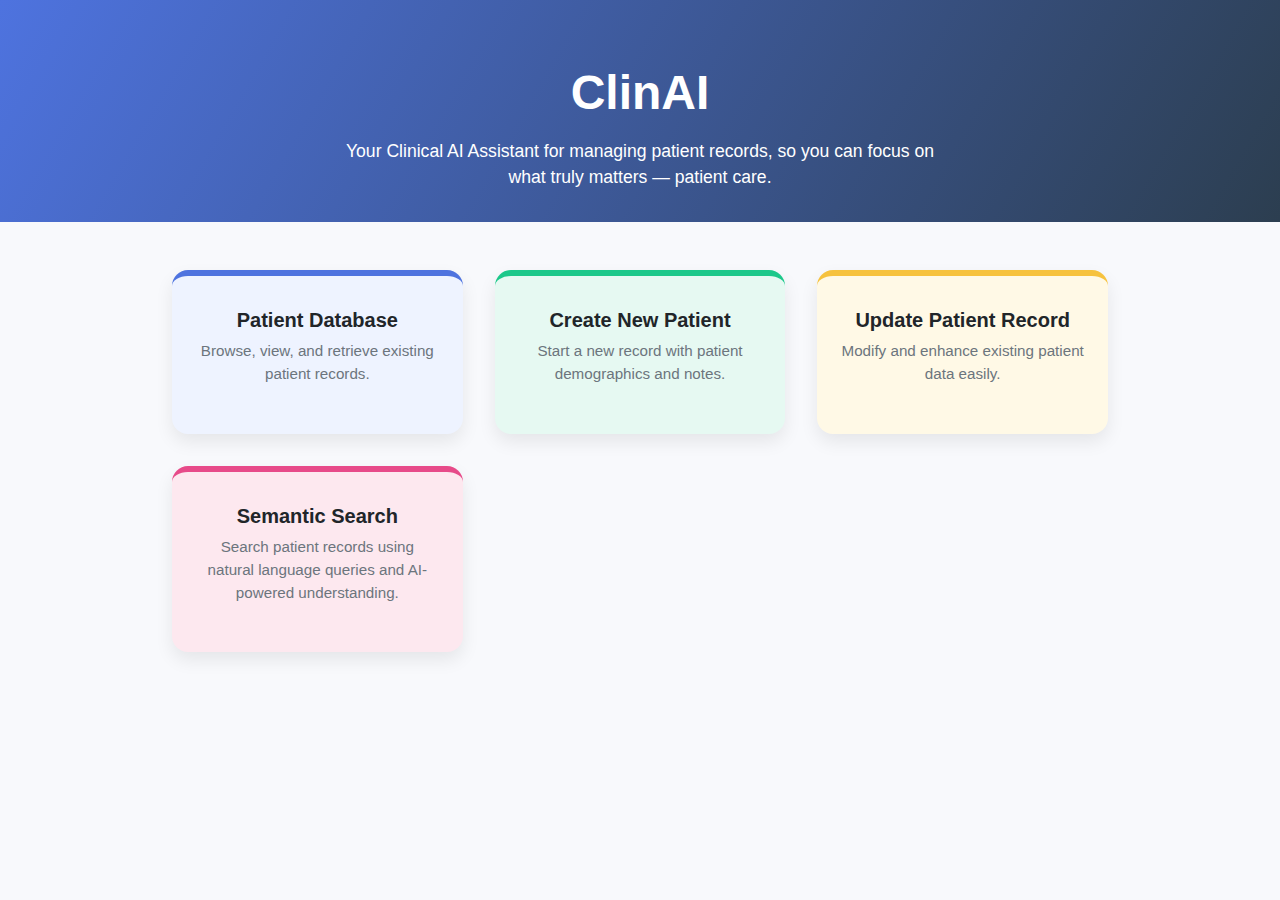
<file: ClinAI/frontend/index.html>
<!DOCTYPE html>
<html lang="en">
<head>
  <meta charset="UTF-8" />
  <meta name="viewport" content="width=device-width, initial-scale=1.0"/>
  <title>ClinAI - Your Clinical Assistant</title>
  <link rel="stylesheet" href="https://cdn.jsdelivr.net/npm/bootstrap@5.3.0-alpha1/dist/css/bootstrap.min.css"/>
  <link rel="stylesheet" href="https://cdn.jsdelivr.net/npm/bootstrap-icons@1.8.1/font/bootstrap-icons.css"/>
  <style>
    :root {
      --primary: #4e73df;
      --light: #f8f9fc;
      --muted: #6c757d;
      --card-shadow: 0 8px 18px rgba(0, 0, 0, 0.08);
    }
    body {
      background-color: var(--light);
      font-family: 'Segoe UI', Tahoma, Geneva, Verdana, sans-serif;
    }
    .hero {
      text-align: center;
      padding: 4rem 1rem 2rem;
      background: linear-gradient(120deg, #4e73df, #2c3e50);
      color: white;
    }
    .hero h1 { font-size: 3rem; font-weight: 800; }
    .hero p { font-size: 1.1rem; max-width: 600px; margin: 1rem auto 0; }
    .card-grid {
      display: grid;
      grid-template-columns: repeat(auto-fit, minmax(280px, 1fr));
      gap: 2rem;
      padding: 3rem 2rem;
      max-width: 1000px;
      margin: auto;
    }
    .feature-card {
      background-color: white;
      border-radius: 1rem;
      box-shadow: var(--card-shadow);
      transition: transform 0.2s ease, box-shadow 0.2s ease;
      padding: 2rem 1.5rem;
      text-align: center;
      cursor: pointer;
      text-decoration: none;
      color: inherit;
      display: block;
    }
    .feature-card:hover {
      transform: translateY(-4px);
      box-shadow: 0 12px 24px rgba(0, 0, 0, 0.1);
    }
    .feature-card h5 { font-size: 1.25rem; font-weight: 700; }
    .feature-card p { color: var(--muted); font-size: 0.95rem; }
    .card-green { border-top: 6px solid #1cc88a; background-color: #e6f9f2; }
    .card-blue { border-top: 6px solid #4e73df; background-color: #eef3ff; }
    .card-yellow { border-top: 6px solid #f6c23e; background-color: #fff9e6; }
    .card-pink { border-top: 6px solid #e74a89; background-color: #fde8ef; }
  </style>
</head>
<body>
  <div class="hero">
    <h1>ClinAI</h1>
    <p>Your Clinical AI Assistant for managing patient records, so you can focus on what truly matters — patient care.</p>
  </div>
  <div class="card-grid">
    <a href="/patients" class="feature-card card-blue">
      <h5>Patient Database</h5>
      <p>Browse, view, and retrieve existing patient records.</p>
    </a>
    <a href="/create" class="feature-card card-green">
      <h5>Create New Patient</h5>
      <p>Start a new record with patient demographics and notes.</p>
    </a>
    <a href="/update-patients" class="feature-card card-yellow">
      <h5>Update Patient Record</h5>
      <p>Modify and enhance existing patient data easily.</p>
    </a>
    <a href="#" class="feature-card card-pink">
      <h5>Semantic Search</h5>
      <p>Search patient records using natural language queries and AI-powered understanding.</p>
    </a>
  </div>
</body>
</html>
</file>
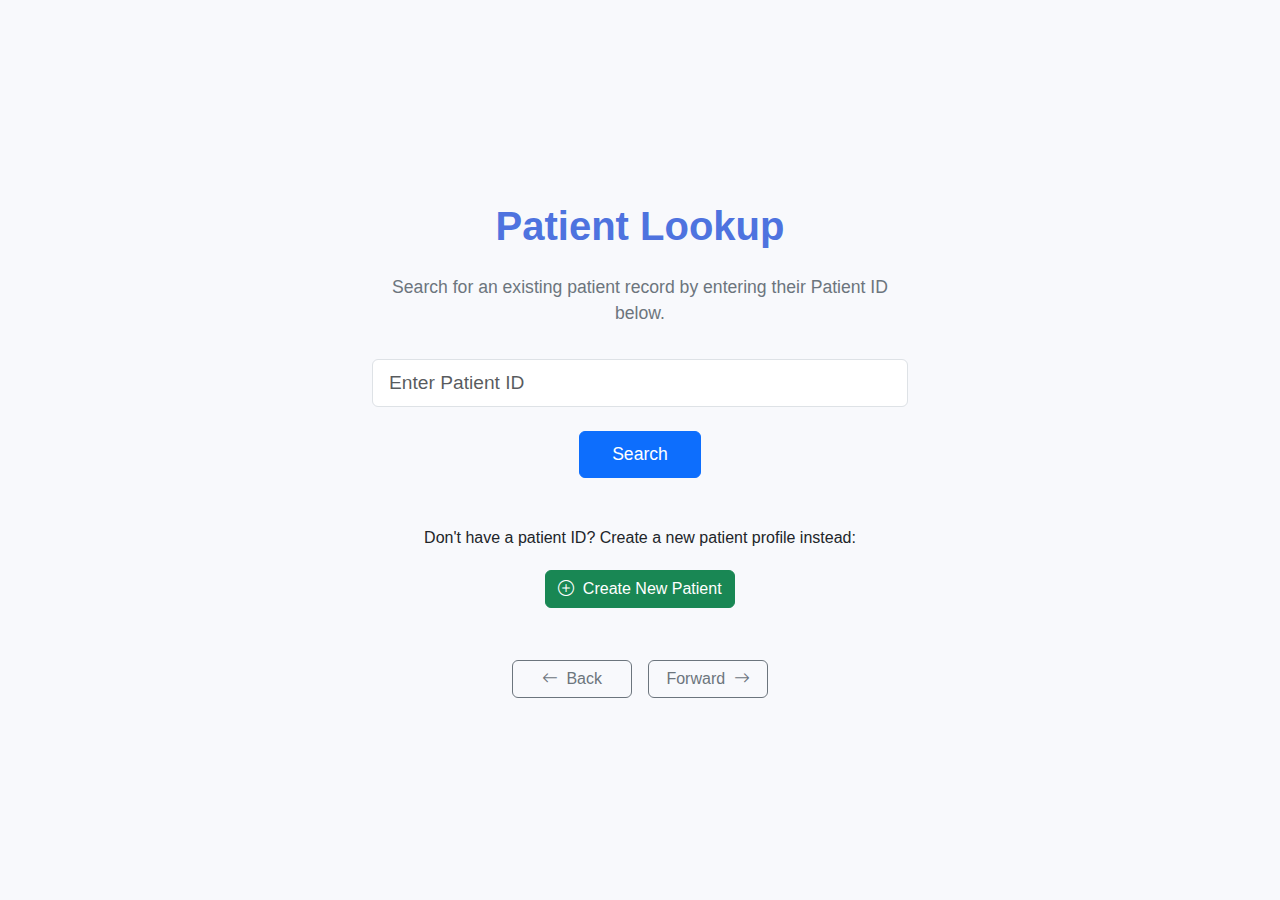
<file: ClinAI/frontend/patients.html>
<!DOCTYPE html>
<html lang="en">
<head>
  <meta charset="UTF-8" />
  <meta name="viewport" content="width=device-width, initial-scale=1.0"/>
  <title>Patient Database - ClinAI</title>
  <link rel="stylesheet" href="https://cdn.jsdelivr.net/npm/bootstrap@5.3.0-alpha1/dist/css/bootstrap.min.css"/>
  <link rel="stylesheet" href="https://cdn.jsdelivr.net/npm/bootstrap-icons@1.8.1/font/bootstrap-icons.css"/>
  <style>
    body {
      background-color: #f8f9fc;
      font-family: 'Segoe UI', Tahoma, Geneva, Verdana, sans-serif;
      display: flex;
      justify-content: center;
      align-items: center;
      height: 100vh;
    }

    .wrapper {
      text-align: center;
      max-width: 600px;
      width: 100%;
      padding: 2rem;
    }

    h1 {
      font-size: 2.5rem;
      font-weight: 800;
      color: #4e73df;
      margin-bottom: 1.5rem;
    }

    .lead-text {
      color: #6c757d;
      font-size: 1.1rem;
      margin-bottom: 2rem;
    }

    .search-area input {
      height: 3rem;
      font-size: 1.2rem;
      padding: 0.5rem 1rem;
    }

    .search-area button {
      font-size: 1.1rem;
      padding: 0.6rem 2rem;
      margin-top: 1rem;
    }

    .options {
      margin-top: 3rem;
    }

    .options p {
      font-weight: 500;
      margin-bottom: 1rem;
    }

    .options .btn {
      margin: 0.25rem;
    }

    .nav-buttons {
      margin-top: 3rem;
      display: flex;
      justify-content: center;
      gap: 1rem;
    }

    .nav-buttons .btn {
      min-width: 120px;
    }
  </style>
</head>
<body>
  <div class="wrapper">
    <h1>Patient Lookup</h1>
    <p class="lead-text">Search for an existing patient record by entering their Patient ID below.</p>

    <div class="search-area mb-4">
      <input type="text" class="form-control mb-2" placeholder="Enter Patient ID" id="patientLookupInput">
      <button class="btn btn-primary" onclick="alert('Search functionality coming soon')">Search</button>
    </div>

    <div class="options">
      <p>Don't have a patient ID? Create a new patient profile instead:</p>
      <button class="btn btn-success" onclick="window.location.href='/create'">
        <i class="bi bi-plus-circle me-1"></i> Create New Patient
      </button>
    </div>

    <div class="nav-buttons">
      <button class="btn btn-outline-secondary" onclick="history.back()">
        <i class="bi bi-arrow-left me-1"></i> Back
      </button>
      <button class="btn btn-outline-secondary" onclick="history.forward()">
        Forward <i class="bi bi-arrow-right ms-1"></i>
      </button>
    </div>
  </div>
</body>
</html>
</file>
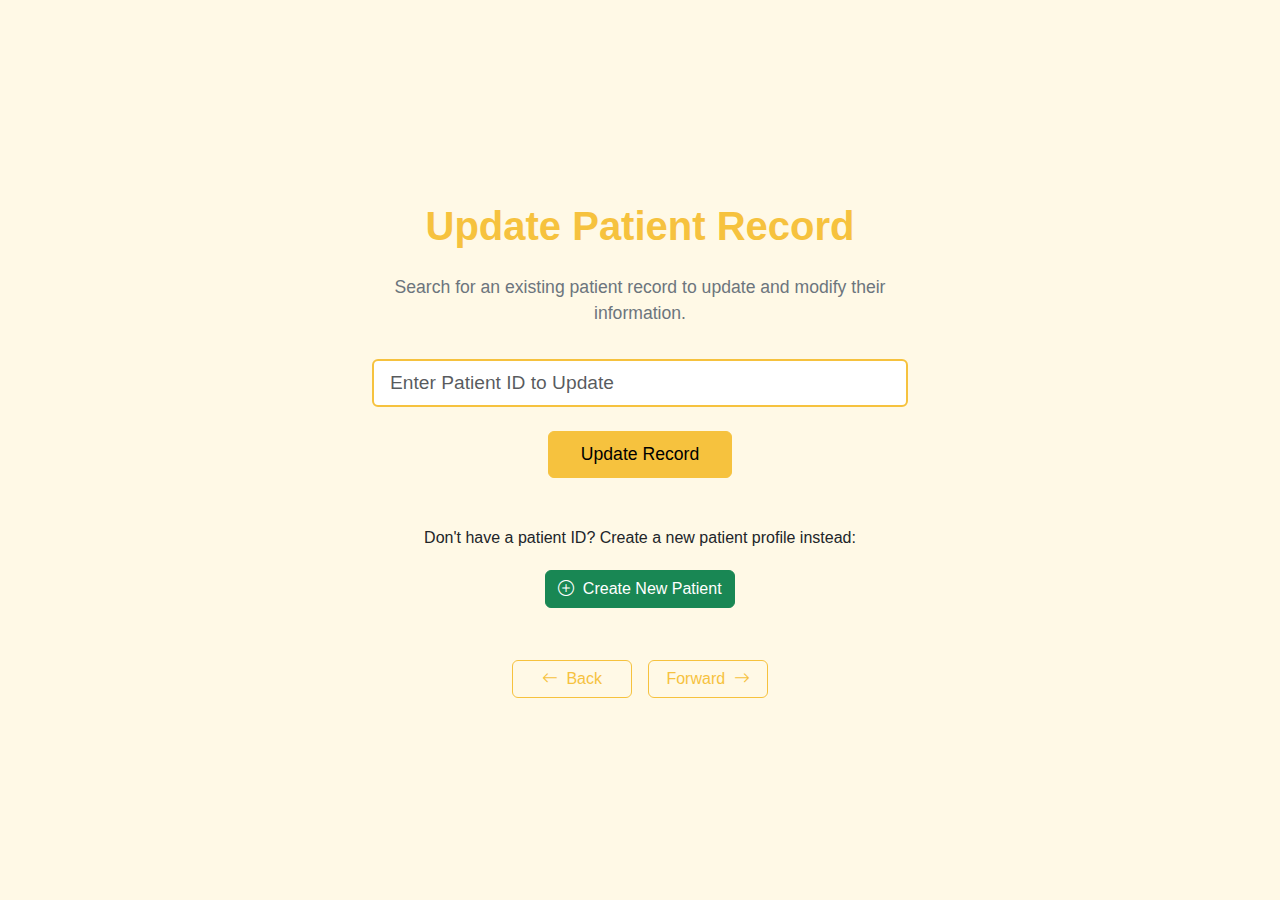
<file: ClinAI/frontend/updatepatients.html>
<!DOCTYPE html>
<html lang="en">
<head>
  <meta charset="UTF-8" />
  <meta name="viewport" content="width=device-width, initial-scale=1.0"/>
  <title>Update Patient Record - ClinAI</title>
  <link rel="stylesheet" href="https://cdn.jsdelivr.net/npm/bootstrap@5.3.0-alpha1/dist/css/bootstrap.min.css"/>
  <link rel="stylesheet" href="https://cdn.jsdelivr.net/npm/bootstrap-icons@1.8.1/font/bootstrap-icons.css"/>
  <style>
    body {
      background-color: #fff9e6;
      font-family: 'Segoe UI', Tahoma, Geneva, Verdana, sans-serif;
      display: flex;
      justify-content: center;
      align-items: center;
      height: 100vh;
    }
    .wrapper {
      text-align: center;
      max-width: 600px;
      width: 100%;
      padding: 2rem;
    }
    h1 {
      font-size: 2.5rem;
      font-weight: 800;
      color: #f6c23e;
      margin-bottom: 1.5rem;
    }
    .lead-text {
      color: #6c757d;
      font-size: 1.1rem;
      margin-bottom: 2rem;
    }
    .search-area input {
      height: 3rem;
      font-size: 1.2rem;
      padding: 0.5rem 1rem;
      border: 2px solid #f6c23e;
    }
    .search-area input:focus {
      border-color: #f6c23e;
      box-shadow: 0 0 0 0.2rem rgba(246, 194, 62, 0.25);
    }
    .search-area button {
      font-size: 1.1rem;
      padding: 0.6rem 2rem;
      margin-top: 1rem;
      background-color: #f6c23e;
      border-color: #f6c23e;
    }
    .search-area button:hover {
      background-color: #e0aa3e;
      border-color: #e0aa3e;
    }
    .options {
      margin-top: 3rem;
    }
    .options p {
      font-weight: 500;
      margin-bottom: 1rem;
    }
    .options .btn {
      margin: 0.25rem;
    }
    .nav-buttons {
      margin-top: 3rem;
      display: flex;
      justify-content: center;
      gap: 1rem;
    }
    .nav-buttons .btn {
      min-width: 120px;
      border-color: #f6c23e;
      color: #f6c23e;
    }
    .nav-buttons .btn:hover {
      background-color: #f6c23e;
      border-color: #f6c23e;
      color: white;
    }
  </style>
</head>
<body>
  <div class="wrapper">
    <h1>Update Patient Record</h1>
    <p class="lead-text">Search for an existing patient record to update and modify their information.</p>

    <div class="search-area mb-4">
      <input type="text" class="form-control mb-2" placeholder="Enter Patient ID to Update" id="patientLookupInput">
      <button class="btn btn-warning" id="searchPatientBtn">Update Record</button>
    </div>

    <div class="options">
      <p>Don't have a patient ID? Create a new patient profile instead:</p>
      <button class="btn btn-success" onclick="window.location.href='/create'">
        <i class="bi bi-plus-circle me-1"></i> Create New Patient
      </button>
    </div>

    <div class="nav-buttons">
      <button class="btn btn-outline-warning" onclick="history.back()">
        <i class="bi bi-arrow-left me-1"></i> Back
      </button>
      <button class="btn btn-outline-warning" onclick="history.forward()">
        Forward <i class="bi bi-arrow-right ms-1"></i>
      </button>
    </div>
  </div>
  <script>
    document.getElementById('searchPatientBtn')?.addEventListener('click', () => {
      const patientId = document.getElementById('patientLookupInput').value.trim();
      if (!patientId) {
        alert('Please enter a Patient ID');
        return;
      }
      window.location.href = `/update-patient/${patientId}`;
    });

    // Allow Enter key to trigger search
    document.getElementById('patientLookupInput')?.addEventListener('keypress', (e) => {
      if (e.key === 'Enter') {
        document.getElementById('searchPatientBtn').click();
      }
    });
  </script>
</body>
</html>
</file>
